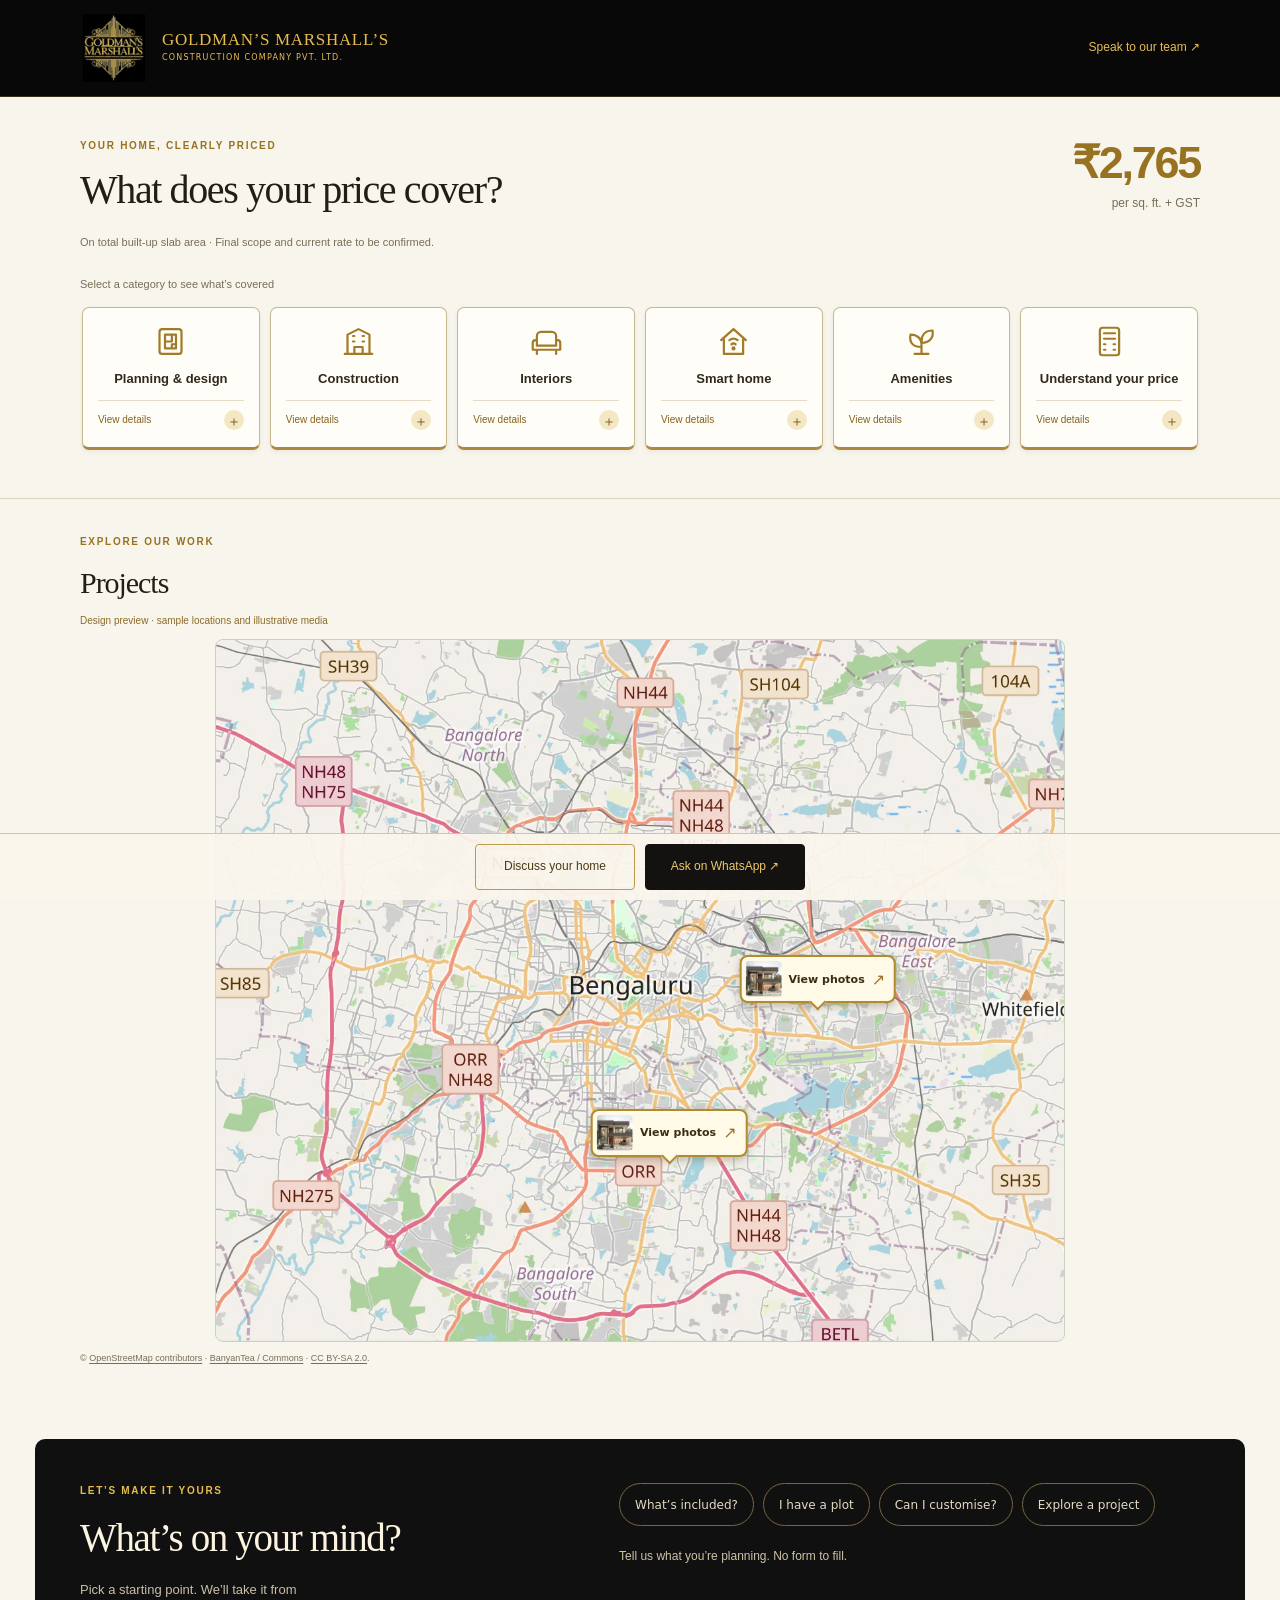
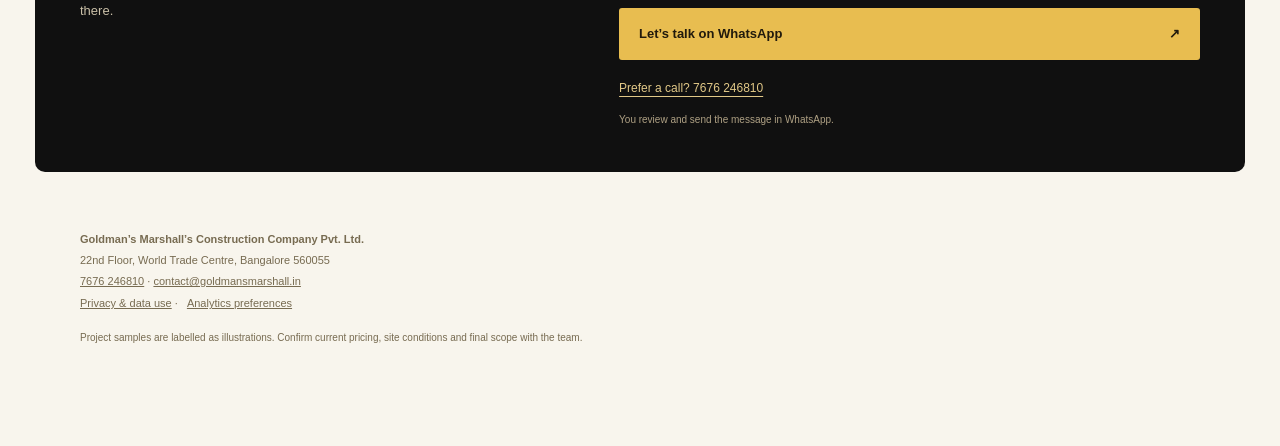
<file: index.html>
<!doctype html><html lang="en"><head><meta charset="utf-8"><meta name="viewport" content="width=device-width,initial-scale=1"><meta name="theme-color" content="#080808"><title>Goldman’s Marshall’s · Your home, clearly priced</title><meta name="description" content="Explore the construction proposal, package inclusions, materials and pricing questions from Goldman’s Marshall’s."><script>if(location.hash){history.replaceState(null,"",location.pathname+location.search)}if("scrollRestoration" in history)history.scrollRestoration="manual";addEventListener("load",()=>scrollTo({top:0,left:0,behavior:"instant"}),{once:true});</script><link rel="stylesheet" href="style.css?v=18"></head><body><header><a class="identity" href="#top"><img src="assets/logo.webp" alt="Goldman’s Marshall’s"><span>GOLDMAN’S MARSHALL’S<small>CONSTRUCTION COMPANY PVT. LTD.</small></span></a><a class="header-call" href="tel:+917676246810">Speak to our team ↗</a></header><main id="top"><section class="offer-section compact-proposal" id="offerings"><div class="proposal-top"><div><p class="eyebrow">YOUR HOME, CLEARLY PRICED</p><h1>What does your price cover?</h1></div><div class="proposal-rate"><strong>₹2,765</strong><span>per sq. ft. + GST</span></div></div><p class="proposal-basis">On total built-up slab area · Final scope and current rate to be confirmed.</p><div class="offerings">
<details class="category"><summary><span class="num">01</span><span class="summary-text"><b>Planning & design</b><small>From your family’s brief to working drawings</small></span><span class="plus" aria-hidden="true">+</span></summary><div class="category-body"><p class="intro">A plan shaped around the way you want to live.</p><details class="sub"><summary>Architecture & drawings <span>+</span></summary><div><p>2D planning, 3D elevation, GFC drawings, Vastu and structural design are listed in the proposal. PDF drawing copies are shared with the plot owner.</p><p class="tag">Included within proposal scope</p></div></details><details class="sub"><summary>How the design process works <span>+</span></summary><div><ol><li>Architect takes a design brief from the family.</li><li>One or two floor-plan options are presented after 7–10 days.</li><li>Feedback is incorporated before the elevation design.</li></ol><p>The proposal mentions unlimited design changes in its overview, while the process describes typical iterations. Agree the change process in the contract.</p></div></details><details class="sub"><summary>Soil testing, survey & approvals <span>+</span></summary><div><p>Site survey and soil testing are included. Assistance with approvals is described; government approval fees, permissions, borewell/tubewell and electrical connections are excluded in the terms.</p><p class="tag amber">Fees & external connections cost extra</p></div></details></div></details>
<details class="category"><summary><span class="num">02</span><span class="summary-text"><b>Construction</b><small>Structure, materials, finishes & services</small></span><span class="plus" aria-hidden="true">+</span></summary><div class="category-body"><details class="sub"><summary>Structure & materials <span>+</span></summary><div><ul><li>JSW FE 550 D TMT steel.</li><li>M20/M25 RMC, or as specified by the structural engineer.</li><li>Ultratech / Birla / ACC cement.</li><li>Wire-cut red bricks; waterproofing and anti-termite treatment.</li></ul><p>Foundation assumptions: regular soil with bearing capacity of at least 180 kN/m² and depth up to 5 ft. Unusual soil, water or rock conditions can affect price and timeline.</p></div></details><details class="sub"><summary>Flooring & finish allowances <span>+</span></summary><div><dl><dt>Living room tiles</dt><dd>Up to ₹180 / sq. ft.</dd><dt>Bedroom tiles</dt><dd>Up to ₹160 / sq. ft.</dd><dt>Parking tiles</dt><dd>Up to ₹80 / sq. ft.</dd><dt>Bathroom fittings</dt><dd>Up to ₹60,000 / bathroom</dd></dl><p>Selection above the allowance costs extra. Tile adhesive fixing is listed as additional. Brand, size and installation details follow the agreed specification.</p></div></details><details class="sub"><summary>Doors, plumbing & electrical <span>+</span></summary><div><ul><li>Teak main door allowance up to ₹80,000.</li><li>Internal door allowance up to ₹16,000 per door.</li><li>White UPVC windows with toughened glass and mosquito mesh.</li><li>Ashirvad piping; electrical brands as specified in the proposal.</li><li>10,000-litre underground sump; additional capacity costs extra.</li></ul><p>One toilet per 1,000 sq. ft. of built-up area; additional toilets are charged separately. AC/networking and EV wiring need separate scope confirmation.</p></div></details><details class="sub"><summary>Site works & boundaries <span>+</span></summary><div><p>Compound wall, parapet, elevation, waterproofing, overhead tank and rainwater harvesting are listed, subject to their specification limits. Demolition, if needed, is charged at actuals.</p></div></details></div></details>
<details class="category"><summary><span class="num">03</span><span class="summary-text"><b>Interiors</b><small>Kitchen, wardrobes, TV unit & ceilings</small></span><span class="plus" aria-hidden="true">+</span></summary><div class="category-body"><details class="sub"><summary>Modular kitchen <span>+</span></summary><div><p>A 10-ft modular kitchen, subject to GFC drawings, with BWP plywood, laminate finish and soft-close hardware. Chimney and hob are listed.</p><p>One kitchen is included per 3,000 sq. ft. built-up area. Additional kitchens are charged pro-rata. Island kitchen and breakfast counter are additional.</p></div></details><details class="sub"><summary>Wardrobes, TV unit & false ceiling <span>+</span></summary><div><p>Wardrobes up to 6-ft wide per bedroom, extending to ceiling or false ceiling; TV unit, up to five decorative artificial plants and whole-house false ceiling as specified.</p><p>Dimensions, finishes and hardware follow the agreed design and detailed proposal.</p></div></details><details class="sub"><summary>What is a custom upgrade? <span>+</span></summary><div><p>Additional wall cladding, furniture, curtains, appliances and expanded interior work are separately priced. The overview and detailed specification overlap on items such as vanity; confirm these in the final schedule.</p><p class="tag amber">Custom additions priced separately</p></div></details></div></details>
<details class="category"><summary><span class="num">04</span><span class="summary-text"><b>Smart home automation</b><small>Convenience, safety & connected features</small></span><span class="plus" aria-hidden="true">+</span></summary><div class="category-body"><details class="sub"><summary>Features listed in the package <span>+</span></summary><div><ul><li>Smart switches and lights in the drawing room.</li><li>Gas-leakage sensor and washroom SOS alarm.</li><li>Two CCTV cameras in the detailed amenities list.</li><li>One main-door smart lock with VDP provisioning.</li></ul><p>Wall-mounted sensors are also listed; quantities and device specifications need confirmation.</p></div></details><details class="sub"><summary>Extended automation <span>+</span></summary><div><p>App-controlled appliances, synchronised speakers, curtain controllers, smoke detectors, irrigation and other expanded automation are described as additional-cost options.</p><p class="tag amber">Additional cost</p></div></details></div></details>
<details class="category"><summary><span class="num">05</span><span class="summary-text"><b>Amenities</b><small>Outdoor spaces, parking & thoughtful additions</small></span><span class="plus" aria-hidden="true">+</span></summary><div class="category-body"><details class="sub"><summary>Garden, parking & rainwater harvesting <span>+</span></summary><div><p>The detailed proposal lists a 10 × 10 ft artificial terrace garden or natural ground-floor lawn, layout-dependent parking and 4,000-litre rainwater harvesting.</p><p class="tag outline">Garden scope needs confirmation</p><p>Terrace gardens also appear in exclusion lists. The exact surface, size and type must be agreed before this is presented as included.</p></div></details><details class="sub"><summary>Optional amenities <span>+</span></summary><div><p>Swimming pool, home theatre, elevator, pergola, barbecue and natural-grass terrace garden are excluded or separately priced. Bathtub/Jacuzzi is additional in the detailed specification.</p><p>Courtyard, double-height areas, acupressure path and healthcare area appear in the overview but need a confirmed scope and layout.</p></div></details></div></details>
<details class="category"><summary><span class="summary-text"><b>Understand your price</b><small>GST, area, allowances and extras</small></span></summary><div class="category-body"><details class="sub"><summary>What does ₹2,765 cover? <span>+</span></summary><div><p>The supplied proposal’s rate is ₹2,765 per sq. ft., plus GST, calculated on total built-up slab area across floors. Ask the team to confirm the current rate and your project-specific quotation.</p></div></details><details class="sub"><summary>What costs extra? <span>+</span></summary><div><p>Selections above allowances, additional scope, extra kitchens/toilets, demolition, ground conditions, government fees and excluded amenities may add cost. Finalise a written inclusion/exclusion schedule before agreeing the total.</p></div></details><details class="sub"><summary>Timeline & changes <span>+</span></summary><div><p>The proposal states 12 months plus a three-month grace period. Your contract should confirm start conditions, site dependencies, changes and the final delivery schedule.</p></div></details></div></details></div></section><section class="projects-section" id="projects"><p class="eyebrow">EXPLORE OUR WORK</p><h2>Projects</h2><p class="project-preview-note">Design preview · sample locations and illustrative media</p><div id="project-map" aria-label="Bangalore construction projects"></div><div id="project-selector" class="project-selector" aria-label="Choose a project"></div><section id="project-detail" class="project-detail" aria-live="polite" hidden><button type="button" class="project-close" id="project-close" aria-label="Close project photos">×</button><p class="eyebrow" id="project-status"></p><h3 id="project-name"></h3><p id="project-description"></p><p class="swipe-hint">Swipe across to explore photos & videos →</p><div id="project-media" class="project-media"></div></section></section><section class="conversation-section" id="enquiry"><div class="conversation-heading"><p class="eyebrow">LET’S MAKE IT YOURS</p><h2>What’s on your mind?</h2><p>Pick a starting point. We’ll take it from there.</p></div><div class="conversation-actions"><div class="question-options" aria-label="Choose a topic"><button type="button" data-question="I’d like to understand what is included in the price.">What’s included?</button><button type="button" data-question="I have a plot and would like to discuss building my home.">I have a plot</button><button type="button" data-question="I’d like to discuss a custom home design and its cost.">Can I customise?</button><button type="button" data-question="I’d like to know more about your construction projects and arranging a site visit.">Explore a project</button></div><p id="question-preview" aria-live="polite">Tell us what you’re planning. No form to fill.</p><a class="button conversation-whatsapp" id="conversation-whatsapp" data-action="whatsapp_click" target="_blank" rel="noopener">Let’s talk on WhatsApp <span>↗</span></a><a class="conversation-call" href="tel:+917676246810">Prefer a call? 7676 246810</a><small>You review and send the message in WhatsApp.</small></div></section></main><footer><p><strong>Goldman’s Marshall’s Construction Company Pvt. Ltd.</strong></p><p>22nd Floor, World Trade Centre, Bangalore 560055</p><p><a href="tel:+917676246810">7676 246810</a> · <a href="mailto:contact@goldmansmarshall.in">contact@goldmansmarshall.in</a></p><p><a href="privacy.html">Privacy & data use</a> · <button class="privacy-settings" type="button" id="privacy-settings">Analytics preferences</button></p><small>Project samples are labelled as illustrations. Confirm current pricing, site conditions and final scope with the team.</small></footer><div class="mobile-bar lead-bar"><a href="#enquiry" data-action="enquiry_open">Discuss your home</a><a data-whatsapp data-action="whatsapp_click" target="_blank" rel="noopener">Ask on WhatsApp ↗</a></div><aside class="consent-banner" id="consent-banner" hidden aria-label="Analytics choice"><p>Allow optional analytics to help us understand visits and enquiries? You can still use the site without it. <a href="privacy.html">Details</a></p><button id="consent-accept" type="button">Allow analytics</button><button id="consent-decline" type="button">Continue without</button></aside><script src="site-config.js?v=18"></script><script src="leads.js?v=18"></script><script src="app.js?v=18"></script><script src="projects-data.js?v=18"></script><script src="projects.js?v=18"></script></body></html>
</file>
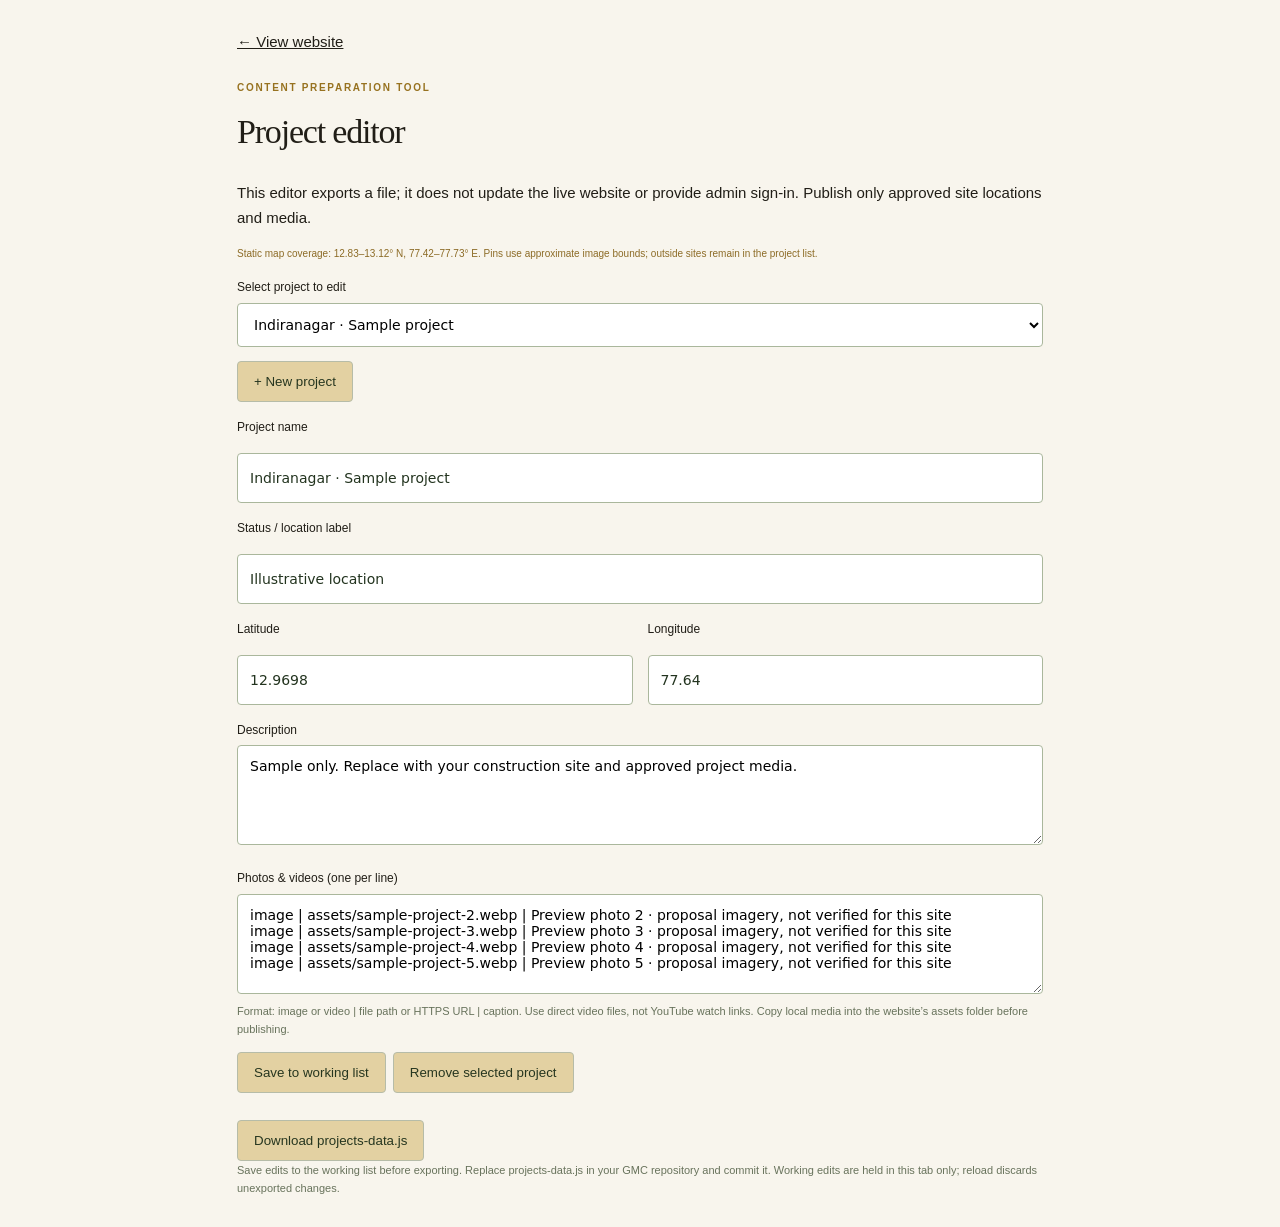
<file: admin.html>
<!doctype html><html lang="en"><head><meta charset="utf-8"><meta name="viewport" content="width=device-width,initial-scale=1"><title>Project editor · GMC</title><link rel="stylesheet" href="style.css"><style>main{max-width:850px;padding:30px 22px}label{display:block;font-size:12px;margin:16px 0 5px}input,textarea,select{width:100%;font:14px system-ui;padding:12px;background:white;border:1px solid #aab79c;border-radius:4px}textarea{min-height:100px}button{padding:12px 16px;margin:14px 7px 0 0;cursor:pointer;border:1px solid #b6bca8;background:#e3d1a2;color:#26361f;border-radius:4px}small{display:block;color:#68735c;font-size:11px}#feedback{font-size:13px;color:#375b2b}.coords{display:flex;gap:15px}.coords>div{flex:1}</style></head><body><main><a href="index.html#projects">← View website</a><p class="eyebrow" style="margin-top:25px">CONTENT PREPARATION TOOL</p><h1 style="font-size:34px">Project editor</h1><p>This editor exports a file; it does not update the live website or provide admin sign-in. Publish only approved site locations and media.</p><p class="project-preview-note">Static map coverage: 12.83–13.12° N, 77.42–77.73° E. Pins use approximate image bounds; outside sites remain in the project list.</p><label for="pick">Select project to edit</label><select id="pick"></select><button id="new" type="button">+ New project</button><form id="editor"><label for="name">Project name</label><input id="name" required maxlength="150"><label for="status">Status / location label</label><input id="status" maxlength="150"><div class="coords"><div><label for="lat">Latitude</label><input id="lat" type="number" step="any" min="-90" max="90" required></div><div><label for="lng">Longitude</label><input id="lng" type="number" step="any" min="-180" max="180" required></div></div><label for="description">Description</label><textarea id="description"></textarea><label for="media">Photos & videos (one per line)</label><textarea id="media" placeholder="image | assets/project/photo.jpg | Living room&#10;video | https://example.com/tour.mp4 | Walkthrough"></textarea><small>Format: image or video | file path or HTTPS URL | caption. Use direct video files, not YouTube watch links. Copy local media into the website’s assets folder before publishing.</small><button type="submit">Save to working list</button><button type="button" id="remove">Remove selected project</button></form><p id="feedback" role="status"></p><button id="export" type="button">Download projects-data.js</button><small>Save edits to the working list before exporting. Replace projects-data.js in your GMC repository and commit it. Working edits are held in this tab only; reload discards unexported changes.</small></main><script src="projects-data.js"></script><script src="admin.js"></script></body></html>
</file>
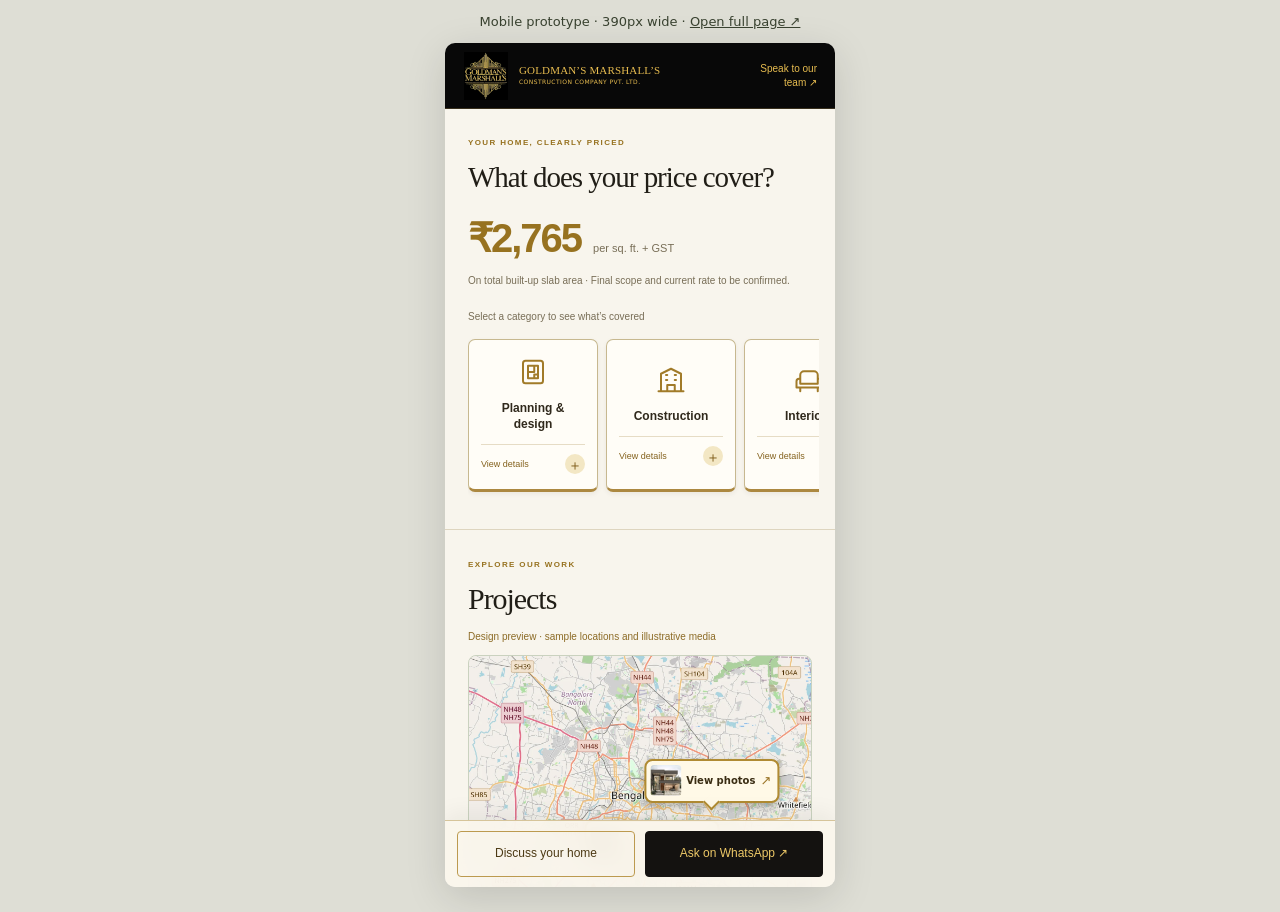
<file: mobile-preview.html>
<!doctype html><html lang="en"><head><meta charset="utf-8"><meta name="viewport" content="width=device-width,initial-scale=1"><title>Mobile design preview</title><style>body{margin:0;background:#deded5;font:13px system-ui;color:#38412f}header{padding:14px;text-align:center}iframe{display:block;width:390px;max-width:100%;height:844px;border:0;margin:0 auto 25px;box-shadow:0 10px 40px #0002;border-radius:10px}a{color:inherit}</style></head><body><header>Mobile prototype · 390px wide · <a href="index.html">Open full page ↗</a></header><iframe title="Mobile landing page" src="index.html"></iframe></body></html>
</file>
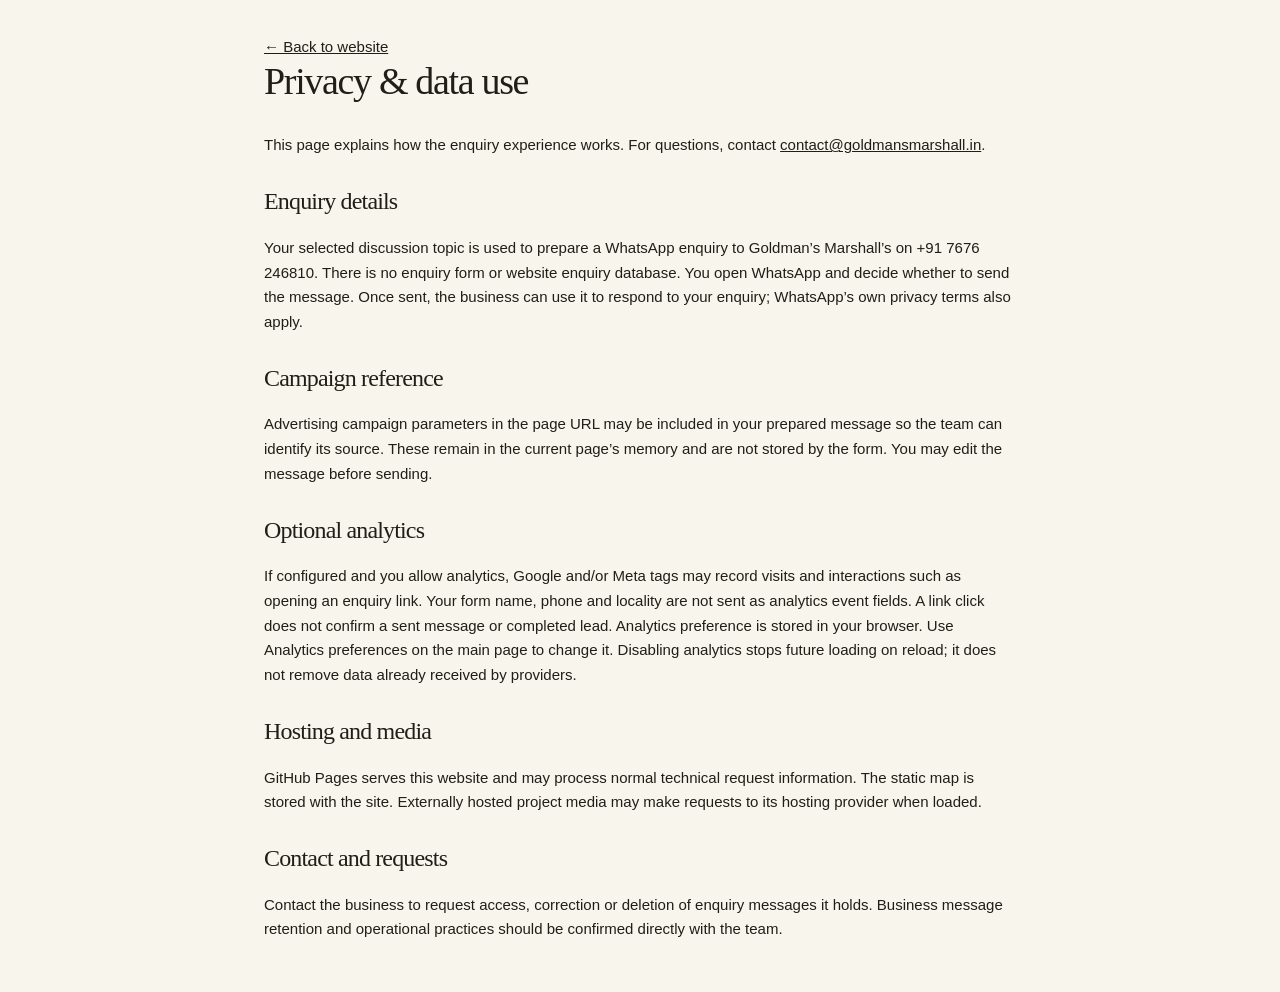
<file: privacy.html>
<!doctype html><html lang="en"><head><meta charset="utf-8"><meta name="viewport" content="width=device-width,initial-scale=1"><title>Privacy & data use · Goldman’s Marshall’s</title><link rel="stylesheet" href="style.css"><style>main{max-width:800px;padding:35px 24px}h1{font-size:38px}h2{font-size:24px;margin-top:30px}</style></head><body><main><a href="index.html">← Back to website</a><h1>Privacy & data use</h1><p>This page explains how the enquiry experience works. For questions, contact <a href="mailto:contact@goldmansmarshall.in">contact@goldmansmarshall.in</a>.</p><h2>Enquiry details</h2><p>Your selected discussion topic is used to prepare a WhatsApp enquiry to Goldman’s Marshall’s on +91 7676 246810. There is no enquiry form or website enquiry database. You open WhatsApp and decide whether to send the message. Once sent, the business can use it to respond to your enquiry; WhatsApp’s own privacy terms also apply.</p><h2>Campaign reference</h2><p>Advertising campaign parameters in the page URL may be included in your prepared message so the team can identify its source. These remain in the current page’s memory and are not stored by the form. You may edit the message before sending.</p><h2>Optional analytics</h2><p>If configured and you allow analytics, Google and/or Meta tags may record visits and interactions such as opening an enquiry link. Your form name, phone and locality are not sent as analytics event fields. A link click does not confirm a sent message or completed lead. Analytics preference is stored in your browser. Use Analytics preferences on the main page to change it. Disabling analytics stops future loading on reload; it does not remove data already received by providers.</p><h2>Hosting and media</h2><p>GitHub Pages serves this website and may process normal technical request information. The static map is stored with the site. Externally hosted project media may make requests to its hosting provider when loaded.</p><h2>Contact and requests</h2><p>Contact the business to request access, correction or deletion of enquiry messages it holds. Business message retention and operational practices should be confirmed directly with the team.</p></main></body></html>
</file>
<file: style.css>
:root{--ink:#18221c;--gold:#d9ad50;--paper:#f5f3ed;--line:#dcded5;--muted:#647064}*{box-sizing:border-box}html{scroll-behavior:smooth;scroll-padding-top:18px}body{margin:0;font:15px/1.65 -apple-system,BlinkMacSystemFont,"Segoe UI",sans-serif;color:var(--ink);background:var(--paper)}.draft{background:#282c24;color:#e4ddc9;text-align:center;padding:7px 14px;font-size:10px;letter-spacing:.07em}header{background:#0a0c0a;display:flex;justify-content:space-between;align-items:center;padding:14px max(24px,calc((100vw - 1120px)/2));color:#f4d791;border-bottom:1px solid #34392e}.identity{display:flex;align-items:center;gap:14px;text-decoration:none;color:inherit}.identity img{width:68px;height:68px;object-fit:contain}.identity span{font:17px Georgia,serif;letter-spacing:.04em}.identity small{display:block;font:8px/2 system-ui;letter-spacing:.15em}.header-call{color:#ecd49a;text-decoration:none;font-size:12px}main{max-width:1280px;margin:auto}a{color:inherit}.hero{display:grid;grid-template-columns:1.08fr 1fr;background:#10150f;color:#fff;min-height:580px}.quote{padding:56px 36px 40px 80px}.eyebrow{font-size:10px;font-weight:650;letter-spacing:.17em;color:#90723b;margin:0 0 16px}.quote .eyebrow{color:#d9bd77}h1,h2{font-family:Georgia,'Times New Roman',serif;font-weight:400;letter-spacing:-.035em;line-height:1.15}h1{font-size:45px;margin:0 0 30px}.price{display:flex;gap:15px;align-items:center;margin:0 0 14px}.price>span{font-size:65px;letter-spacing:-.06em;font-weight:600;color:#f0cc7c;line-height:1}.price>div{font-size:13px;line-height:1.6;color:#e5e4d9}.price b{font-weight:400}.price-context{font-size:14px;line-height:1.7;color:#ebece3}.rate-note{font-size:11px;line-height:1.6;color:#b5bfac;max-width:365px}.button{display:flex;text-decoration:none;align-items:center;justify-content:space-between;gap:25px;padding:15px 20px;border-radius:3px;font-size:13px;font-weight:650;max-width:340px;min-height:48px}.gold{background:#e4bc65;color:#172016;margin-top:24px}.gold:hover{background:#f1cf86}.hero-meta{display:flex;gap:18px;font-size:10px;color:#b5bfac;margin-top:20px}.hero-meta span:before{content:'✓';color:var(--gold);margin-right:6px}.hero-image{position:relative;overflow:hidden;min-height:520px}.hero-image>img{width:100%;height:100%;object-fit:cover;position:absolute}.hero-image:after{content:'';position:absolute;inset:0;background:linear-gradient(0deg,#0b140bc9,transparent 50%)}.hero-image>span,.hero-image>small{position:absolute;z-index:1;left:30px;bottom:45px;color:#f3dfac;font-size:9px;letter-spacing:.17em}.hero-image>small{bottom:24px;color:#bbc0b5;font-size:9px;letter-spacing:0}.offer-section,.faq-section{padding:60px 80px}.section-heading{display:flex;justify-content:space-between;align-items:end;gap:24px}.section-heading>p{color:var(--muted);font-size:13px}h2{font-size:36px;margin:0 0 20px}.legend{display:flex;flex-wrap:wrap;gap:18px;font-size:10px;color:#697260;padding:0 0 22px}.dot{width:6px;height:6px;border-radius:50%;display:inline-block;margin-right:5px}.included{background:#49785b}.extra{background:#b88937}.confirm{background:#929784}.category{border-top:1px solid #cdd3c6}.category:last-child{border-bottom:1px solid #cdd3c6}summary{cursor:pointer;list-style:none;display:flex;align-items:center;gap:20px;min-height:84px}summary::-webkit-details-marker{display:none}.num{font-family:Georgia,serif;color:#9c834e;font-size:17px}.summary-text{flex:1}.summary-text b{display:block;font-weight:500;font-size:20px;letter-spacing:-.02em}.summary-text small{font-size:12px;color:var(--muted);display:block;margin-top:1px}.plus{font-size:26px;font-weight:200;color:#817448}.category[open]>summary>.plus{transform:rotate(45deg)}.category[open]>summary{color:#37503a}.category-body{margin:0 0 25px 40px;border-left:2px solid #dbcc9f;padding:0 0 0 22px}.intro{font-size:13px;color:var(--muted);margin:0 0 10px}.sub{border-bottom:1px solid #e1e2d9}.sub:last-child{border:0}.sub summary{font-size:14px;min-height:52px;justify-content:space-between;font-weight:600}.sub summary span,.faq summary span{margin-left:auto;color:#9c834e}.sub[open]>summary span,.faq[open]>summary span{transform:rotate(45deg)}.sub>div{padding:0 0 14px;color:#535d50;font-size:13px}.sub p{margin:7px 0 12px}.sub ul,.sub ol{padding-left:18px}.sub li{margin:6px 0}.tag{font-size:10px!important;display:inline-block;background:#e5ede0;color:#36573c;padding:4px 9px;border-radius:3px}.tag.amber{background:#eee4cc;color:#7b5d26}.tag.outline{border:1px solid #bba66a;background:none;color:#7b5d26}dl{display:grid;grid-template-columns:1fr 1fr;font-size:12px;gap:8px}dd{margin:0;text-align:right;font-weight:600}.estimate-section{display:grid;grid-template-columns:1fr 1fr;gap:70px;background:#e9ecdf;padding:50px 80px}.estimate-section>div>p:not(.eyebrow){color:#5c6755;font-size:13px;max-width:340px}.calculator{background:#f8f9f2;border:1px solid #d5dccb;padding:26px}.calculator label{display:flex;justify-content:space-between;font-size:12px;font-weight:600}.calculator label span{color:#7b846f;font-weight:400}input{width:100%;margin-top:10px;border:1px solid #aeb99c;background:#fff;color:#23341f;border-radius:3px;padding:12px;font:26px/1.2 Georgia;min-height:50px}#area-help,.calc-note{font-size:10px;color:#6b7660;line-height:1.6}.calc-line{display:flex;justify-content:space-between;align-items:center;border-top:1px solid #d3dac9;padding-top:15px;margin-top:18px;gap:12px}.calc-line span{font-size:11px}.calc-line strong{font:28px Georgia;white-space:nowrap}.calc-note{margin-bottom:0}.faq{border-bottom:1px solid #d6dcd0}.faq summary{font-size:15px;min-height:65px;font-weight:500}.faq p{font-size:13px;color:#5b6655;margin:0 0 22px;max-width:750px}.contact{background:#182218;color:#e9edde;padding:55px 80px}.contact h2{font-size:39px}.contact .eyebrow{color:#e0bf72}.contact>p:not(.eyebrow){font-size:13px;color:#bec8b4}.email{display:inline-block;color:#ddc58f;font-size:12px;margin-top:22px;text-underline-offset:5px}footer{max-width:1280px;margin:auto;padding:30px 80px 40px;color:#626d59}footer p{font-size:11px;margin:3px 0}footer small{font-size:10px;display:block;margin-top:16px;color:#7c8475}.mobile-bar{display:none}:focus-visible{outline:3px solid #b88b2b;outline-offset:4px}@media(min-width:1281px){.hero{margin-top:24px}.offer-section{padding-top:65px}}@media(max-width:760px){.draft{font-size:8px;padding:5px 8px;letter-spacing:.03em}header{padding:8px 18px;min-height:66px}.identity{gap:10px}.identity img{width:46px;height:48px}.identity span{font-size:11px;letter-spacing:.015em}.identity small{font-size:6px;letter-spacing:.07em}.header-call{font-size:10px;max-width:72px;text-align:right;line-height:1.4}.hero{display:block;min-height:0}.quote{padding:25px 23px 23px}.quote .eyebrow{font-size:8px;margin-bottom:12px}h1{font-size:33px;margin-bottom:22px;line-height:1.12}.price>span{font-size:60px}.price>div{font-size:12px}.price{margin-bottom:12px}.price-context{font-size:12px;margin-bottom:10px}.rate-note{font-size:9px;max-width:330px;line-height:1.6}.quote .button{max-width:none;margin-top:17px;padding:13px 17px;min-height:47px}.hero-meta{font-size:9px;gap:15px;margin-top:15px}.hero-image{min-height:190px;max-height:220px;height:190px}.hero-image img{object-position:center 46%}.hero-image>span{bottom:33px;left:23px;font-size:8px}.hero-image>small{bottom:15px;left:23px;font-size:8px}.offer-section,.faq-section{padding:34px 23px}.section-heading{display:block}.section-heading>p{font-size:12px;margin:0 0 20px}.eyebrow{font-size:8px;margin-bottom:11px}h2{font-size:28px;margin-bottom:14px}.legend{gap:8px 13px;font-size:8px;padding-bottom:17px}.category summary{min-height:78px;gap:12px}.num{font-size:14px}.summary-text b{font-size:17px}.summary-text small{font-size:10px}.plus{font-size:24px}.category-body{margin-left:25px;padding-left:14px;margin-bottom:22px}.sub summary{min-height:54px;font-size:12px;gap:8px}.sub>div{font-size:12px}.sub li{margin:8px 0}dl{font-size:11px}.estimate-section{grid-template-columns:1fr;gap:8px;padding:32px 23px}.estimate-section h2 br{display:none}.estimate-section>div>p:not(.eyebrow){font-size:12px}.calculator{padding:20px}.calc-line strong{font-size:25px}.faq summary{font-size:13px;min-height:65px}.faq p{font-size:12px}.contact{padding:34px 23px}.contact h2{font-size:29px}.contact .button{max-width:none}footer{padding:25px 23px 100px}.mobile-bar{display:flex;position:fixed;z-index:5;bottom:0;left:0;right:0;background:#f7f5edee;backdrop-filter:blur(12px);border-top:1px solid #c9cfbf;gap:10px;padding:10px 14px calc(10px + env(safe-area-inset-bottom));box-shadow:0 -5px 25px #10200e10}.mobile-bar a{text-decoration:none;font-size:11px;flex:1;text-align:center;padding:12px 5px;border:1px solid #a9b09c;border-radius:3px;min-height:44px}.mobile-bar a:last-child{background:#1e331e;color:#f2e8cd;border-color:#1e331e}html{scroll-padding-bottom:80px}}@media(prefers-reduced-motion:reduce){html{scroll-behavior:auto}}
/* Compact category selector with inline disclosure */
.offerings{display:flex;gap:10px;overflow-x:auto;padding:2px 2px 12px;scroll-snap-type:x mandatory;scrollbar-width:thin;scrollbar-color:#b2a178 transparent}.offer-tile{font:inherit;flex:1;min-width:130px;max-width:190px;min-height:90px;padding:14px 12px;display:flex;align-items:center;justify-content:center;flex-direction:column;gap:9px;background:#eeece3;color:#44503d;border:1px solid #d5d8ca;border-radius:7px;cursor:pointer;scroll-snap-align:start}.offer-tile:hover{background:#e5e7d9}.offer-tile.selected{background:#1e321f;border-color:#1e321f;color:#f0d99c}.tile-symbol{font-size:25px;line-height:1}.tile-title{font-size:12px;font-weight:600;line-height:1.3;text-align:center}.swipe-hint{font-size:11px;color:#70785f;margin:0 0 15px}.offering-panel{background:#eeefe5;border:1px solid #d2d8c4;border-radius:8px;margin-top:10px;padding:24px 28px}.offering-panel[hidden]{display:none}.inline-heading{display:flex;align-items:center;justify-content:space-between;gap:20px;padding-bottom:16px;border-bottom:1px solid #cfd7c0}.inline-heading .eyebrow{font-size:8px;margin:0 0 6px}.inline-heading h3{font:26px/1.2 Georgia,serif;margin:0}.panel-close{border:1px solid #c5ceb7;background:transparent;border-radius:50%;width:36px;height:36px;font:24px system-ui;color:#425739;cursor:pointer;flex-shrink:0}#panel-body .category-body{margin:15px 0 0;padding:0;border:0}#panel-body .sub summary{min-height:52px}#panel-body .sub>div{max-width:800px}.section-heading>p{display:none}.legend{display:none}@media(max-width:760px){.offerings{gap:8px;margin-right:-7px}.offer-tile{flex:0 0 100px;min-width:100px;min-height:86px;padding:12px 8px;gap:8px}.tile-title{font-size:11px}.tile-symbol{font-size:23px}.offering-panel{padding:19px 17px;margin-top:6px}.inline-heading h3{font-size:23px}.swipe-hint{font-size:10px}.offer-section{padding-bottom:30px}}

/* Keep source detail content hidden before the selector initializes. */
.offerings > .category{display:none}

.sub-tiles{display:flex;gap:8px;overflow-x:auto;padding:4px 1px 12px;scroll-snap-type:x mandatory}.sub-tile{font:600 12px/1.4 system-ui;text-align:center;flex:1;min-width:145px;min-height:66px;padding:12px;border:1px solid #c6cdb9;border-radius:5px;background:#f7f6ee;color:#425139;cursor:pointer;scroll-snap-align:start}.sub-tile.selected{background:#dacc9e;border-color:#aa9255;color:#27361f}.sub-explanation{border-top:1px solid #cdd5bf;padding-top:15px;font-size:13px;color:#535d50}.sub-explanation[hidden]{display:none}.sub-explanation p{margin:7px 0 12px}.sub-explanation ol{padding-left:20px}@media(max-width:760px){.sub-tile{flex:0 0 145px;font-size:11px}.sub-explanation{font-size:12px}}
.projects-section{padding:48px 80px 65px;border-top:1px solid #d6d9ca}.projects-intro{color:#65715b;font-size:13px}.project-preview-note{font-size:10px;color:#927432}.projects-section h2{margin-bottom:12px}#project-map{height:340px;border:1px solid #cad2bf;border-radius:8px;overflow:hidden}.map-placeholder{background:repeating-linear-gradient(35deg,#e3e8da,#e3e8da 35px,#e9eddf 35px,#e9eddf 70px);display:flex;flex-direction:column;align-items:center;justify-content:center;text-align:center;padding:25px;color:#516044}.map-placeholder>p{font:25px Georgia}.map-placeholder small{max-width:480px;font-size:11px}.sample-pins{display:flex;gap:12px;flex-wrap:wrap;justify-content:center;margin:5px 0 20px}.sample-pins button,.project-button{font:12px system-ui;color:#344a2b;background:#f6f4e8;border:1px solid #aab69a;border-radius:5px;padding:12px;cursor:pointer;min-height:44px}.project-selector{display:flex;gap:9px;overflow-x:auto;padding:16px 0}.project-button{white-space:nowrap}.project-button[aria-pressed=true]{background:#233d25;color:#efdcab}.project-detail{background:#eeefe5;border:1px solid #d2d8c4;padding:25px;border-radius:8px;margin-top:6px}.project-detail[hidden]{display:none}.project-detail h3{font:27px Georgia;margin:0 0 12px}.project-detail>p:not(.eyebrow){font-size:12px;color:#647059}.project-media{display:flex;gap:14px;overflow-x:auto;scroll-snap-type:x mandatory;padding:8px 0 15px}.project-media figure{margin:0;flex:0 0 300px;scroll-snap-align:start}.project-media img,.project-media video{width:100%;height:220px;object-fit:cover;background:#142014;border-radius:6px;display:block}.project-media figcaption{font-size:10px;color:#6c735f;padding:8px 0}.empty-media{font-size:13px;padding:25px;background:#e1e5d6;width:100%}@media(max-width:760px){.projects-section{padding:32px 23px 45px}#project-map{height:310px}.map-placeholder{padding:20px}.map-placeholder>p{font-size:22px}.project-detail{padding:18px}.project-media figure{flex-basis:85%}.project-media img,.project-media video{height:200px}.sample-pins{flex-direction:column}.project-detail h3{font-size:23px}}
#project-map.static-map{position:relative;height:auto;aspect-ratio:1280 / 1058;border-radius:8px;background:#e5e8de;overflow:hidden;max-width:850px;margin:auto}.static-map-image{display:block;width:100%;height:100%;object-fit:fill}.map-pin{position:absolute;transform:translate(-50%,-100%);border:2px solid #fff;background:#1e432b;color:#ffe3a1;width:36px;height:43px;border-radius:50% 50% 50% 5px;box-shadow:0 2px 7px #0006;cursor:pointer;padding:0;z-index:1}.map-pin span{font:700 13px system-ui}.map-pin[aria-pressed=true]{background:#d5a743;color:#192c1a;z-index:2;outline:3px solid #fff9}.map-pin:hover{background:#a47d30}.map-credit{font-size:9px;line-height:1.6;color:#68735e;margin:9px 0}.map-credit a{text-underline-offset:2px}@media(max-width:760px){#project-map.static-map{height:auto}.map-pin{width:30px;height:36px}.map-pin span{font-size:11px}.map-credit{font-size:8px}}

/* Project names and galleries appear only after selecting a map pin. */
#project-selector{display:none}

.project-detail{position:relative;padding-right:65px}.project-close{position:absolute;right:15px;top:15px;width:40px;height:40px;border:1px solid #b7c2a8;border-radius:50%;background:#f7f6ee;color:#32472d;font:26px/1 system-ui;cursor:pointer}.project-close:hover{background:#dfE5d4}@media(max-width:760px){.project-detail{padding-right:60px}.project-media{margin-right:-42px}}
.next-section,.enquiry-section{padding:45px 80px;border-top:1px solid #d4d9c9}.next-steps{display:grid;grid-template-columns:repeat(3,1fr);gap:30px}.next-steps b{font:25px Georgia;color:#a3864b}.next-steps h3{font-size:16px}.next-steps p,.enquiry-section>p{font-size:13px;color:#68745d}.enquiry-section{background:#e9eddf}#enquiry-form{max-width:580px}#enquiry-form>label:not(.check-label){display:block;font-size:12px;font-weight:600;margin:14px 0 5px}#enquiry-form input:not([type=checkbox]),#enquiry-form select{width:100%;padding:12px;border:1px solid #aab79c;border-radius:4px;font:15px system-ui;background:#fff;margin:0;min-height:46px}.check-label{display:flex;align-items:flex-start;gap:9px;font-size:11px;margin-top:18px}.check-label input{width:18px;min-height:18px;flex-shrink:0;margin:3px 0}.check-label a{white-space:nowrap}#enquiry-form small{display:block;font-size:11px;margin-top:15px;color:#66765c}#enquiry-feedback{font-size:13px;color:#37502f}#whatsapp-ready{background:#263f27;color:white}#whatsapp-ready[hidden]{display:none}.privacy-settings{border:0;background:none;font:inherit;text-decoration:underline;color:inherit;cursor:pointer}.lead-bar{display:flex;position:fixed;bottom:0;left:0;right:0;z-index:8;justify-content:center;background:#f7f5edee;border-top:1px solid #c9cfbf;gap:10px;padding:10px 20px calc(10px + env(safe-area-inset-bottom))}.lead-bar a{min-width:160px;text-align:center;padding:12px 20px;text-decoration:none;border:1px solid #a9b09c;border-radius:4px;font-size:12px}.lead-bar a:last-child{background:#213b25;color:#f6e2aa}.consent-banner{position:fixed;z-index:12;bottom:80px;right:18px;max-width:360px;padding:18px;background:#f8f7ee;box-shadow:0 4px 30px #0003;border:1px solid #bfc8b2;border-radius:6px;font-size:12px}.consent-banner[hidden]{display:none}.consent-banner button{font:12px system-ui;background:#e4d6b3;border:1px solid #b7bda9;padding:10px;margin-right:7px;cursor:pointer}footer{padding-bottom:100px}.offer-tile{min-width:120px}@media(max-width:760px){.next-section,.enquiry-section{padding:32px 23px}.next-steps{grid-template-columns:1fr;gap:15px}.next-steps article{display:grid;grid-template-columns:35px 1fr;gap:0 10px}.next-steps h3{margin:3px 0 6px}.next-steps p{grid-column:2;margin:0}.lead-bar{padding:10px 12px calc(10px + env(safe-area-inset-bottom))}.lead-bar a{min-width:0;padding:12px 6px}.consent-banner{left:12px;right:12px;max-width:none}.check-label{flex-wrap:wrap}.offer-tile{min-width:100px}}

/* A single lean opening: price and offering selector together. */
.compact-proposal{padding-top:40px;padding-bottom:36px}.proposal-top{display:flex;justify-content:space-between;align-items:center;gap:30px}.proposal-top h1{font-size:40px;margin:0;line-height:1.15}.proposal-top .eyebrow{margin-bottom:12px}.proposal-rate{flex-shrink:0;text-align:right}.proposal-rate strong{display:block;font-size:45px;line-height:1.15;font-weight:600;letter-spacing:-.05em;color:#82652e}.proposal-rate span{display:block;font-size:12px;color:#5e6e53;margin-top:5px}.proposal-basis{font-size:11px;color:#758069;margin:19px 0 24px}.compact-proposal .swipe-hint{margin-bottom:12px}.compact-proposal .offer-tile{max-width:none}.projects-section{padding-top:35px}.projects-section h2{font-size:30px}@media(max-width:760px){.compact-proposal{padding:27px 23px 25px}.proposal-top{display:block}.proposal-top h1{font-size:29px;max-width:330px}.proposal-rate{display:flex;align-items:baseline;gap:12px;text-align:left;margin-top:20px}.proposal-rate strong{font-size:40px}.proposal-rate span{font-size:11px}.proposal-basis{font-size:10px;line-height:1.6;margin:12px 0 20px}.projects-section{padding-top:28px}}

/* A direct conversation instead of steps and a contact form. */
.conversation-section{margin:0 35px 25px;padding:44px 45px;background:#1c2b20;border-radius:10px;color:#f7f3e6;display:grid;grid-template-columns:1fr 1.2fr;gap:55px}.conversation-heading .eyebrow{color:#d9bd77}.conversation-heading h2{font-size:39px;margin:0 0 18px}.conversation-heading>p:last-child{font-size:13px;color:#bfcab9;max-width:250px}.question-options{display:flex;flex-wrap:wrap;gap:9px}.question-options button{font:12px system-ui;padding:11px 15px;min-height:43px;border:1px solid #788371;background:transparent;border-radius:22px;color:#e6ebdd;cursor:pointer}.question-options button:hover{border-color:#e0be70}.question-options button[aria-pressed=true]{background:#e2c47e;color:#1e3021;border-color:#e2c47e}#question-preview{font-size:12px;line-height:1.7;min-height:42px;color:#c8d1bf;margin:20px 0}.conversation-whatsapp{max-width:none;background:#e3c277;color:#192d1d;min-height:50px}.conversation-whatsapp:hover{background:#efd594}.conversation-call{display:block;font-size:12px;text-underline-offset:4px;margin-top:19px;color:#d9e2d0}.conversation-actions small{display:block;font-size:10px;margin-top:13px;color:#9eae95}@media(max-width:760px){.conversation-section{margin:0 15px 15px;padding:30px 22px;grid-template-columns:1fr;gap:17px}.conversation-heading h2{font-size:31px;margin-bottom:10px}.conversation-heading>p:last-child{max-width:none;margin-bottom:0}.question-options{gap:8px}.question-options button{font-size:11px;padding:10px 13px}#question-preview{margin:15px 0;min-height:38px}}

/* Consistent icons and explicit button affordance. */
.offer-tile{background:#fffdf6;border:1px solid #aeb8a0;border-bottom:3px solid #88977a;box-shadow:0 2px 4px #20331d10;min-height:126px;gap:10px;transition:background .15s,box-shadow .15s,transform .15s}.offer-tile .tile-symbol{display:grid;place-items:center;width:34px;height:34px;color:#687b4e}.tile-symbol svg{width:30px;height:30px}.tile-title{font-size:12px}.tile-affordance{display:flex;gap:12px;align-items:center;justify-content:space-between;width:100%;border-top:1px solid #dfe4d5;padding-top:9px;font-size:10px;font-weight:500;color:#526b3d}.tile-affordance>span{display:grid;place-items:center;width:20px;height:20px;background:#e7edde;border-radius:50%;font-size:14px}.offer-tile:hover{background:#f0f4e8;box-shadow:0 5px 12px #20331d20;transform:translateY(-2px)}.offer-tile:active{transform:translateY(1px);box-shadow:none}.offer-tile.selected{background:#1e321f;border-color:#1e321f;border-bottom-color:#c5a55a}.offer-tile.selected .tile-symbol{color:#ebd49a}.offer-tile.selected .tile-affordance{color:#e7d5a5;border-color:#ffffff30}.offer-tile.selected .tile-affordance>span{background:#ffffff18}.sub-tile{border-bottom:3px solid #a9b69a;box-shadow:0 2px 3px #20331d0b}.sub-tile:hover{background:#e6ecdc}@media(max-width:760px){.offer-tile{min-height:120px;flex-basis:115px;min-width:115px;padding:12px 10px}.tile-title{font-size:11px}.tile-affordance{font-size:9px;gap:5px}.tile-symbol svg{width:28px;height:28px}}@media(prefers-reduced-motion:reduce){.offer-tile{transition:none}.offer-tile:hover{transform:none}}

/* Roomier selectors, shared across all offering categories. */
.offer-tile{min-height:143px;min-width:145px;padding:17px 15px;gap:12px}.tile-title{font-size:13px}.tile-symbol svg{width:33px;height:33px}.sub-tiles{gap:11px;scrollbar-width:thin;scrollbar-color:#a3905c transparent}.sub-tile{flex:0 0 190px;min-width:190px;min-height:102px;display:flex;flex-direction:column;justify-content:space-between;gap:14px;padding:15px;text-align:left;background:#fffdf5;border:1px solid #adb99d;border-bottom:3px solid #8b9c7d;border-radius:6px;box-shadow:0 2px 4px #20331d12;cursor:pointer}.sub-tile-label{font-size:12px;line-height:1.45}.sub-tile-cue{display:flex;justify-content:space-between;align-items:center;gap:12px;border-top:1px solid #d8dfcd;padding-top:9px;font-size:10px;color:#526b3d;width:100%;font-weight:500}.sub-tile-cue>span{display:grid;place-items:center;border-radius:50%;background:#e7edde;width:20px;height:20px;font-size:14px}.sub-tile:hover{background:#edf2e4;box-shadow:0 4px 9px #20331d1c}.sub-tile.selected{background:#233b26;border-color:#233b26;color:#f3e2b6}.sub-tile.selected .sub-tile-cue{color:#e9d6a3;border-color:#ffffff30}.sub-tile.selected .sub-tile-cue>span{background:#ffffff18}@media(max-width:760px){.offer-tile{flex-basis:130px;min-width:130px;min-height:136px;padding:15px 12px}.tile-title{font-size:12px}.sub-tile{flex-basis:170px;min-width:170px;min-height:102px;padding:14px}.sub-tile-label{font-size:12px}.tile-symbol svg{width:30px;height:30px}}

.sub-tile-icon{display:grid;place-items:center;width:32px;height:32px;color:#637b4c}.sub-tile-icon svg{width:28px;height:28px}.sub-tile{min-height:143px;gap:10px}.sub-tile-label{flex:1}.sub-tile.selected .sub-tile-icon{color:#ebd49a}@media(max-width:760px){.sub-tile{min-height:138px}.sub-tile-icon svg{width:26px;height:26px}}

/* Map markers that visibly invite opening a gallery. */
.map-tap-hint{display:flex;align-items:center;gap:9px;font-size:12px;color:#405734;margin:16px 0 12px}.map-tap-hint>span{font-size:22px;color:#8f6c2d}.map-pin{display:flex;align-items:center;gap:7px;width:auto;height:48px;min-width:127px;padding:4px 9px 4px 4px;background:#fffdf3;color:#233c27;border:2px solid #536e42;border-radius:8px;box-shadow:0 3px 9px #14230e45;overflow:visible}.map-pin::after{content:'';position:absolute;bottom:-7px;left:50%;width:10px;height:10px;background:inherit;border-right:2px solid #536e42;border-bottom:2px solid #536e42;transform:translateX(-50%) rotate(45deg)}.map-pin .pin-thumbnail{width:36px;height:36px;object-fit:cover;border-radius:4px;flex-shrink:0}.map-pin .pin-action{font:600 11px/1.2 system-ui;white-space:nowrap}.map-pin .pin-arrow{font:16px system-ui;color:#7e612d}.map-pin:hover{background:#f1e4be;box-shadow:0 5px 15px #14230e55}.map-pin[aria-pressed=true]{background:#233c27;color:#fff0bd;outline:3px solid #fff9}.map-pin[aria-pressed=true] .pin-arrow{color:#efd090}@media(max-width:760px){.map-tap-hint{font-size:10px}.map-pin{height:44px;min-width:106px;padding:4px 6px 4px 4px;gap:5px}.map-pin .pin-thumbnail{width:31px;height:31px}.map-pin .pin-action{font-size:10px}.map-pin .pin-arrow{font-size:13px}}
/* Company palette: logo black and gold, with warm ivory reading surfaces. */
:root{--ink:#211e17;--gold:#e8bd50;--paper:#f8f5ed;--line:#ded5bf;--muted:#726952}
body{color:var(--ink);background:var(--paper)}
header{background:#080808;color:#e8bd50;border-color:#39301d}.header-call{color:#e8bd50}
.eyebrow,.num,.proposal-rate strong{color:#977220}.proposal-rate span,.proposal-basis,.swipe-hint,.summary-text small{color:#786e57}
.offer-tile{background:#fffdf7;color:#30291c;border-color:#c7b88f;border-bottom-color:#ac8840;box-shadow:0 2px 5px #36250a10}.offer-tile .tile-symbol{color:#a17b29}.tile-affordance{color:#85631f;border-color:#e6dcc5}.tile-affordance>span{background:#f3e7c4;color:#7d5b17}.offer-tile:hover{background:#f8edcf;box-shadow:0 5px 12px #6b4b1720}.offer-tile.selected{background:#141210;color:#f4d378;border-color:#5b4825;border-bottom-color:#e8bd50}.offer-tile.selected .tile-symbol,.offer-tile.selected .tile-affordance{color:#e8bd50}.offer-tile.selected .tile-affordance>span{background:#e8bd5020;color:#f3d788}
.offering-panel,.project-detail{background:#f0eadb;border-color:#d6c59d}.inline-heading{border-color:#dacba9}.panel-close,.project-close{background:#faf5e8;border-color:#c9b582;color:#70531d}.project-close:hover{background:#edddb3}
.sub-tile{background:#fffdf7;color:#40351f;border-color:#c9b78d;border-bottom-color:#ae8a40}.sub-tile-icon{color:#a17b29}.sub-tile-cue{color:#85631f;border-color:#e5d9bd}.sub-tile-cue>span{background:#f3e7c4}.sub-tile:hover{background:#f8edcf}.sub-tile.selected{background:#141210;color:#f4d378;border-color:#5b4825}.sub-tile.selected .sub-tile-icon,.sub-tile.selected .sub-tile-cue{color:#e8bd50}
.sub>div,.sub-explanation{color:#665b45}.sub-explanation{border-color:#d4c49d}.tag{background:#e9dfc1;color:#685124}.tag.amber{background:#ebd59e;color:#65470d}.tag.outline{color:#7e6022;border-color:#b89a52}
.projects-section{border-color:#ded5bf}.project-preview-note{color:#8c6b26}.project-detail>p:not(.eyebrow),.project-media figcaption,.map-credit{color:#786e57}.empty-media{background:#e8dfc9;color:#695c3c}
.map-pin{background:#fff9e7;color:#3a2d13;border-color:#b08b32;box-shadow:0 3px 9px #30200045}.map-pin::after{border-color:#b08b32}.map-pin .pin-arrow{color:#9a7426}.map-pin:hover{background:#f1d98d}.map-pin[aria-pressed=true]{background:#111;color:#e8bd50;border-color:#e8bd50}.map-pin[aria-pressed=true] .pin-arrow{color:#e8bd50}
.conversation-section{background:#101010;color:#fbf4e1}.conversation-heading .eyebrow{color:#e8bd50}.conversation-heading>p:last-child{color:#c9bfa7}.question-options button{border-color:#776540;color:#e4dac4}.question-options button:hover{border-color:#e8bd50}.question-options button[aria-pressed=true]{background:#e8bd50;color:#211a0c;border-color:#e8bd50}#question-preview{color:#cfc3a8}.conversation-whatsapp,.gold{background:#e8bd50;color:#211a0c}.conversation-whatsapp:hover,.gold:hover{background:#f4d479}.conversation-call{color:#e1c887}.conversation-actions small{color:#afa184}
.lead-bar{background:#faf6ecef;border-color:#d6c49a}.lead-bar a{color:#4d3a15;border-color:#bc9a4f}.lead-bar a:last-child{background:#141210;color:#edc867;border-color:#141210}footer,footer small{color:#776b51}.consent-banner{background:#fcf8ed;border-color:#c7b482}.consent-banner button{background:#ebd598;border-color:#b9984b;color:#3d2c0d}:focus-visible{outline-color:#b38013}
</file>
